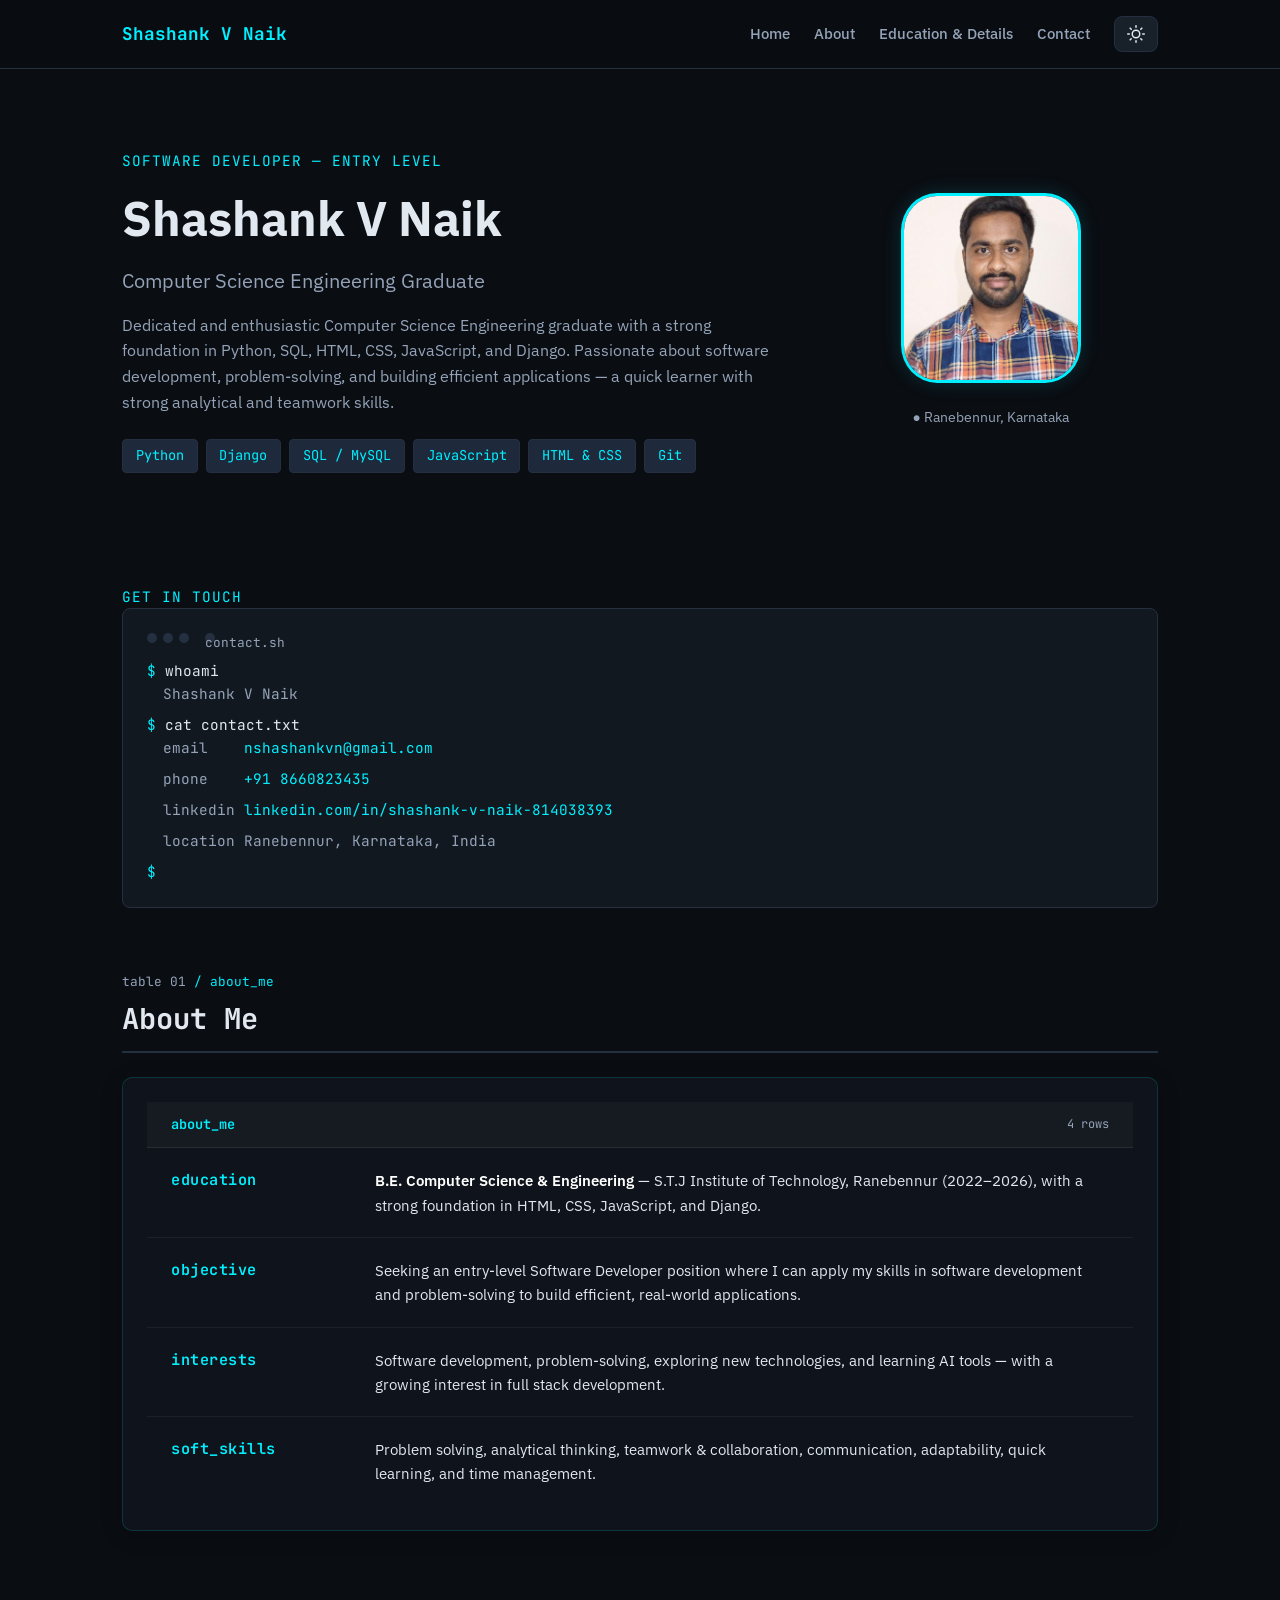
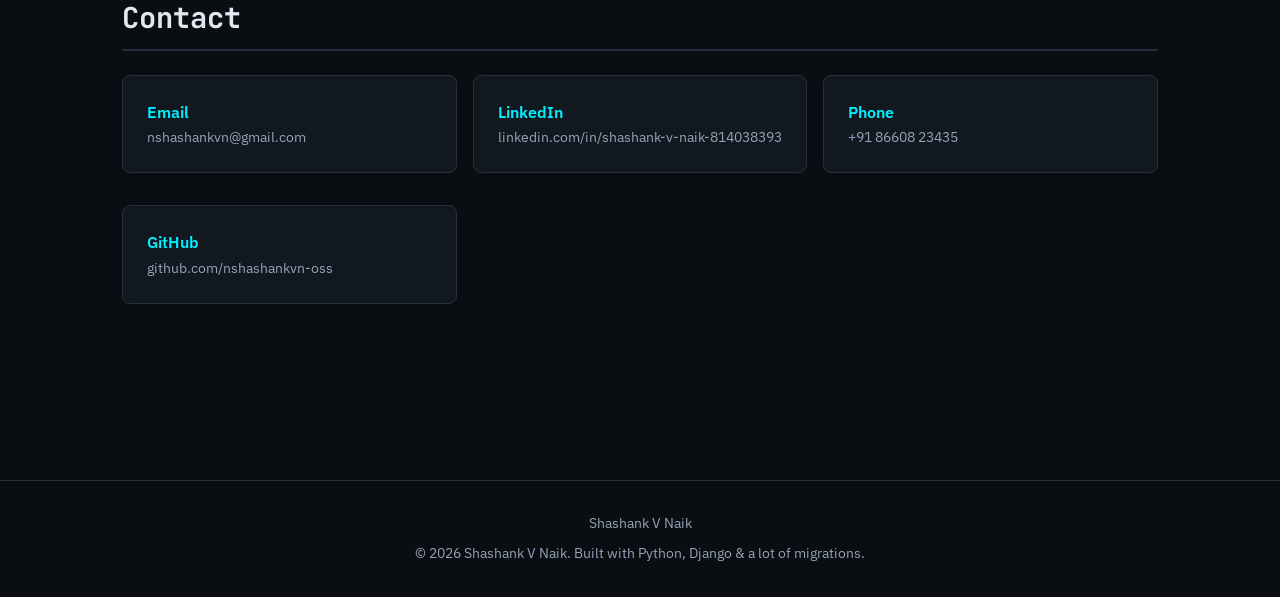
<file: index.html>
<!DOCTYPE html>
<html lang="en">
<head>
    <meta charset="UTF-8">
    <meta name="viewport" content="width=device-width, initial-scale=1.0">
    <title>Shashank V Naik — Python Full Stack Developer</title>
    <link rel="preconnect" href="https://fonts.googleapis.com">
    <link rel="preconnect" href="https://fonts.gstatic.com" crossorigin>
    <link href="https://fonts.googleapis.com/css2?family=IBM+Plex+Sans:wght@400;500;600&family=JetBrains+Mono:wght@400;500;600;700&display=swap" rel="stylesheet">
    <link href="style.css" rel="stylesheet">
</head>
<body>

<header>
    <div class="nav-inner">
        <div class="nav-logo">
             Shashank V Naik
        </div>

        <nav aria-label="Primary">
            <ul>
                <li><a href="#home">Home</a></li>
                <li><a href="#about">About</a></li>
                <li><a href="image/about.html">Education & Details</a></li>
                <li><a href="#contact">Contact</a></li>
                <li>
                    <button id="theme-toggle" class="theme-toggle-btn" aria-label="Toggle Theme"></button>
                </li>
            </ul>
        </nav>
    </div>
</header>

<main>
  <!-- HOME -->
  <section class="hero" id="home">
    <div class="hero-text">
      <p class="eyebrow">software developer &mdash; entry level</p>
      <h1 class="name">Shashank V Naik</h1>
      <p class="role">Computer Science Engineering Graduate</p>
      <p class="summary">
        Dedicated and enthusiastic Computer Science Engineering graduate with a strong foundation
        in Python, SQL, HTML, CSS, JavaScript, and Django. Passionate about software development,
        problem-solving, and building efficient applications &mdash; a quick learner with strong
        analytical and teamwork skills.
      </p>
      <div class="tagrow">
        <span class="tag">Python</span>
        <span class="tag">Django</span>
        <span class="tag">SQL / MySQL</span>
        <span class="tag">JavaScript</span>
        <span class="tag">HTML &amp; CSS</span>
        <span class="tag">Git</span>
      </div>
    </div>

    <div class="avatar-wrap">
      <div class="avatar">
        <img src="Shashank.jpg" alt="My Profile Photo">
      </div>
      <span class="avatar-caption">&#9679; Ranebennur, Karnataka</span>
    </div>
  </section>

  <!-- GET IN TOUCH / TERMINAL -->
  <section id="contact-terminal">
    <p class="eyebrow">Get in touch</p>
    <div class="terminal">
      <div class="terminal-head">
        <span></span><span></span><span></span>
        <span style="font-family: var(--font-mono); font-size: 0.8rem; margin-left: 10px; color: var(--text-muted);">contact.sh</span>
      </div>
      <div class="terminal-body">
        <div><span class="prompt">$</span> <span class="cmd">whoami</span></div>
        <div class="out">Shashank V Naik</div>
        <div><span class="prompt">$</span> <span class="cmd">cat contact.txt</span></div>
        <div class="out">email &nbsp;&nbsp;&nbsp;<a href="mailto:nshashankvn@gmail.com">nshashankvn@gmail.com</a></div>
        <div class="out">phone &nbsp;&nbsp;&nbsp;<a href="tel:+918660823435">+91 8660823435</a></div>
        <div class="out">linkedin&nbsp;<a href="https://linkedin.com/in/shashank-v-naik-814038393" target="_blank" rel="noopener">linkedin.com/in/shashank-v-naik-814038393</a></div>
        <div class="out">location&nbsp;Ranebennur, Karnataka, India</div>
        <div><span class="prompt">$</span></div>
      </div>
    </div>
  </section>

  <!-- ABOUT -->
  <section id="about">
  <div class="table-label">table 01 <span class="path">/ about_me</span></div>
  <h2 class="section-title">About Me</h2>
  
  <div class="schema-card">
    <div class="schema-head">
      <span class="schema-name">about_me</span>
      <span class="schema-count">4 rows</span>
    </div>
    
    <div class="schema-body">
      <div class="schema-row">
        <div class="field">education</div>
        <div class="val">
          <strong>B.E. Computer Science &amp; Engineering</strong> — S.T.J Institute of Technology, Ranebennur (2022–2026), with a strong foundation in HTML, CSS, JavaScript, and Django.
        </div>
      </div>
      
      <div class="schema-row">
        <div class="field">objective</div>
        <div class="val">
          Seeking an entry-level Software Developer position where I can apply my skills in software development and problem-solving to build efficient, real-world applications.
        </div>
      </div>
      
      <div class="schema-row">
        <div class="field">interests</div>
        <div class="val">
          Software development, problem-solving, exploring new technologies, and learning AI tools — with a growing interest in full stack development.
        </div>
      </div>
      
      <div class="schema-row">
        <div class="field">soft_skills</div>
        <div class="val">
          Problem solving, analytical thinking, teamwork &amp; collaboration, communication, adaptability, quick learning, and time management.
        </div>
      </div>
    </div>
  </div>
</section>

  <!-- CONTACT -->
  <section id="contact">
    <h2 class="section-title">Contact</h2>
    <div class="contact-grid">
      <a class="contact-card" href="mailto:nshashankvn@gmail.com">
        <div style="font-weight:600;">Email</div>
        <div style="color:var(--text-muted); font-size:0.9rem;">nshashankvn@gmail.com</div>
      </a>
      <a class="contact-card" href="https://www.linkedin.com/in/shashank-v-naik-814038393" target="_blank" rel="noopener">
        <div style="font-weight:600;">LinkedIn</div>
        <div style="color:var(--text-muted); font-size:0.9rem;">linkedin.com/in/shashank-v-naik-814038393</div>
      </a>
      <a class="contact-card" href="tel:+918660823435">
        <div style="font-weight:600;">Phone</div>
        <div style="color:var(--text-muted); font-size:0.9rem;">+91 86608 23435</div>
      </a>
      <a class="contact-card" href="https://github.com/nshashankvn-oss" target="_blank" rel="noopener">
        <div style="font-weight:600;">GitHub</div>
        <div style="color:var(--text-muted); font-size:0.9rem;">github.com/nshashankvn-oss</div>
      </a>
    </div>
  </section>
</main>

<footer>
  <div>Shashank V Naik</div>
  <div style="margin-top:0.5rem;">© 2026 Shashank V Naik. Built with Python, Django &amp; a lot of migrations.</div>
</footer>

<script src="script.js"></script>
</body>
</html>
</file>
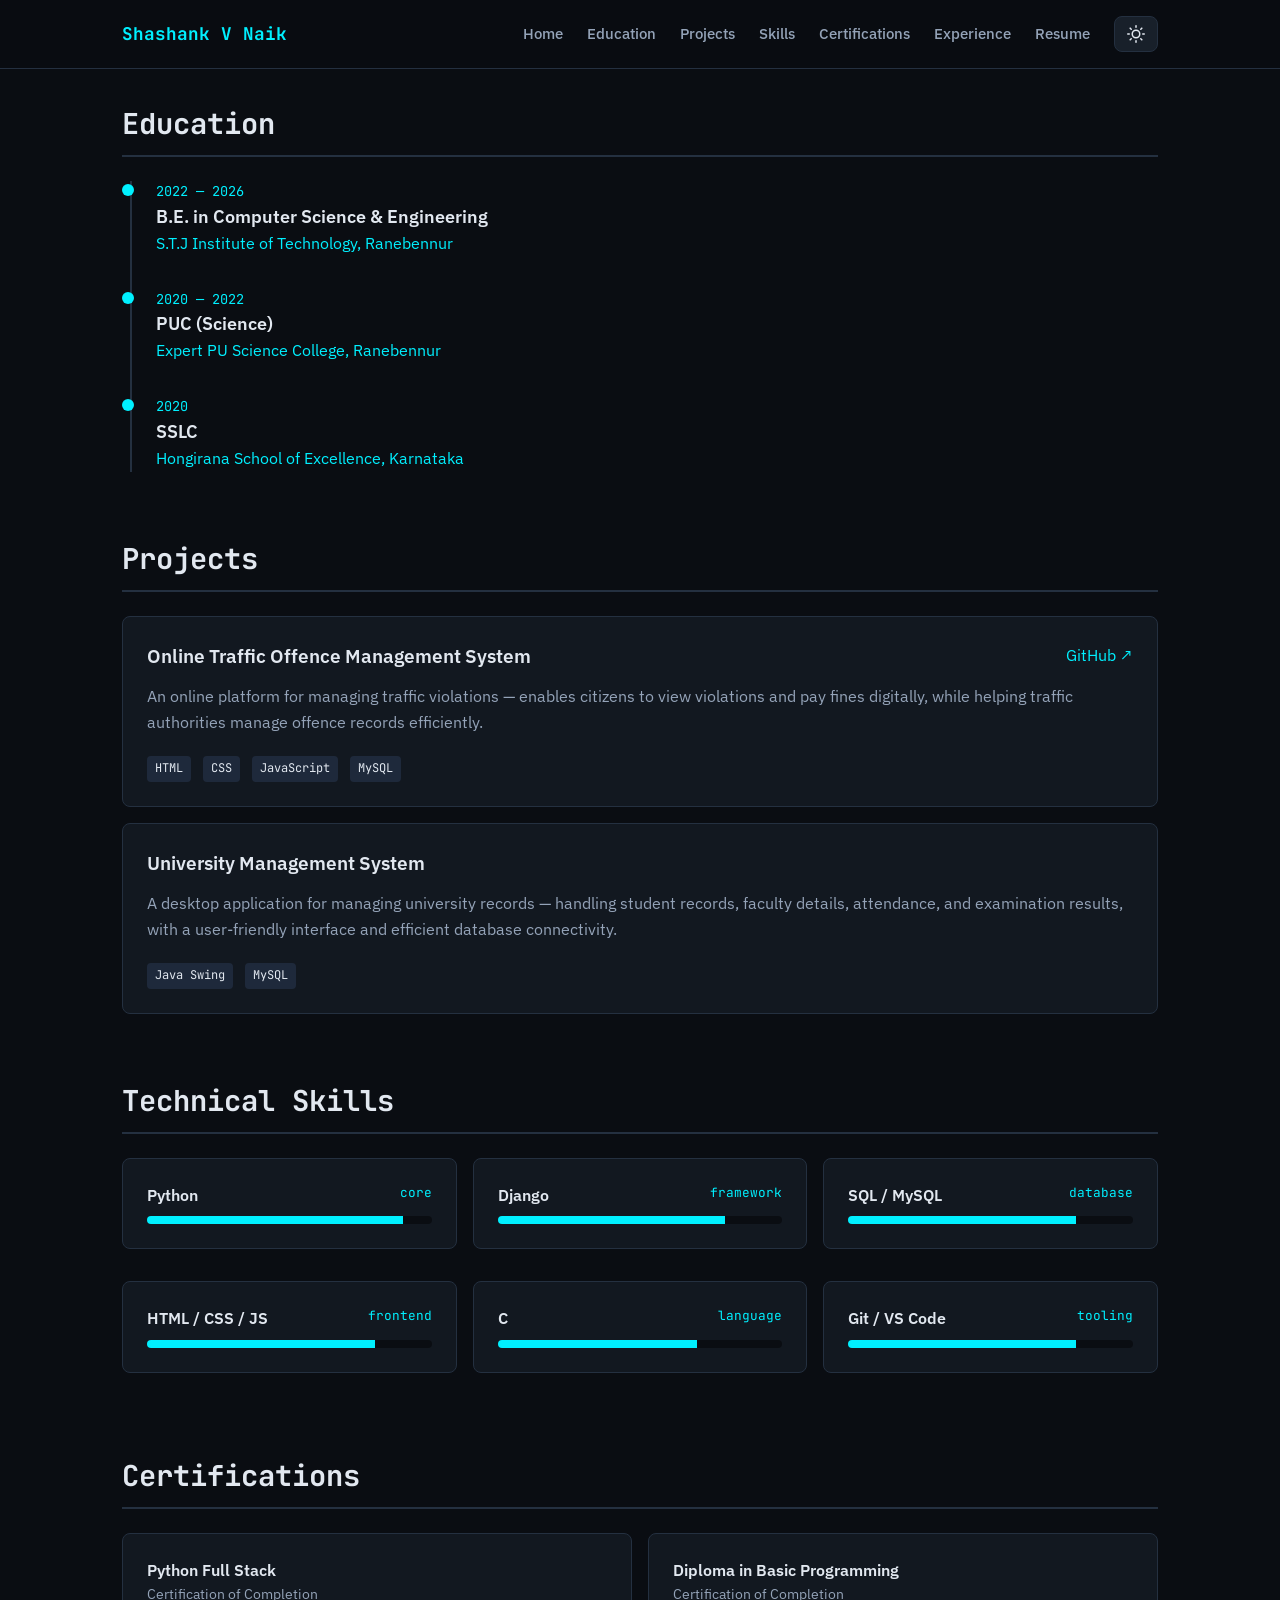
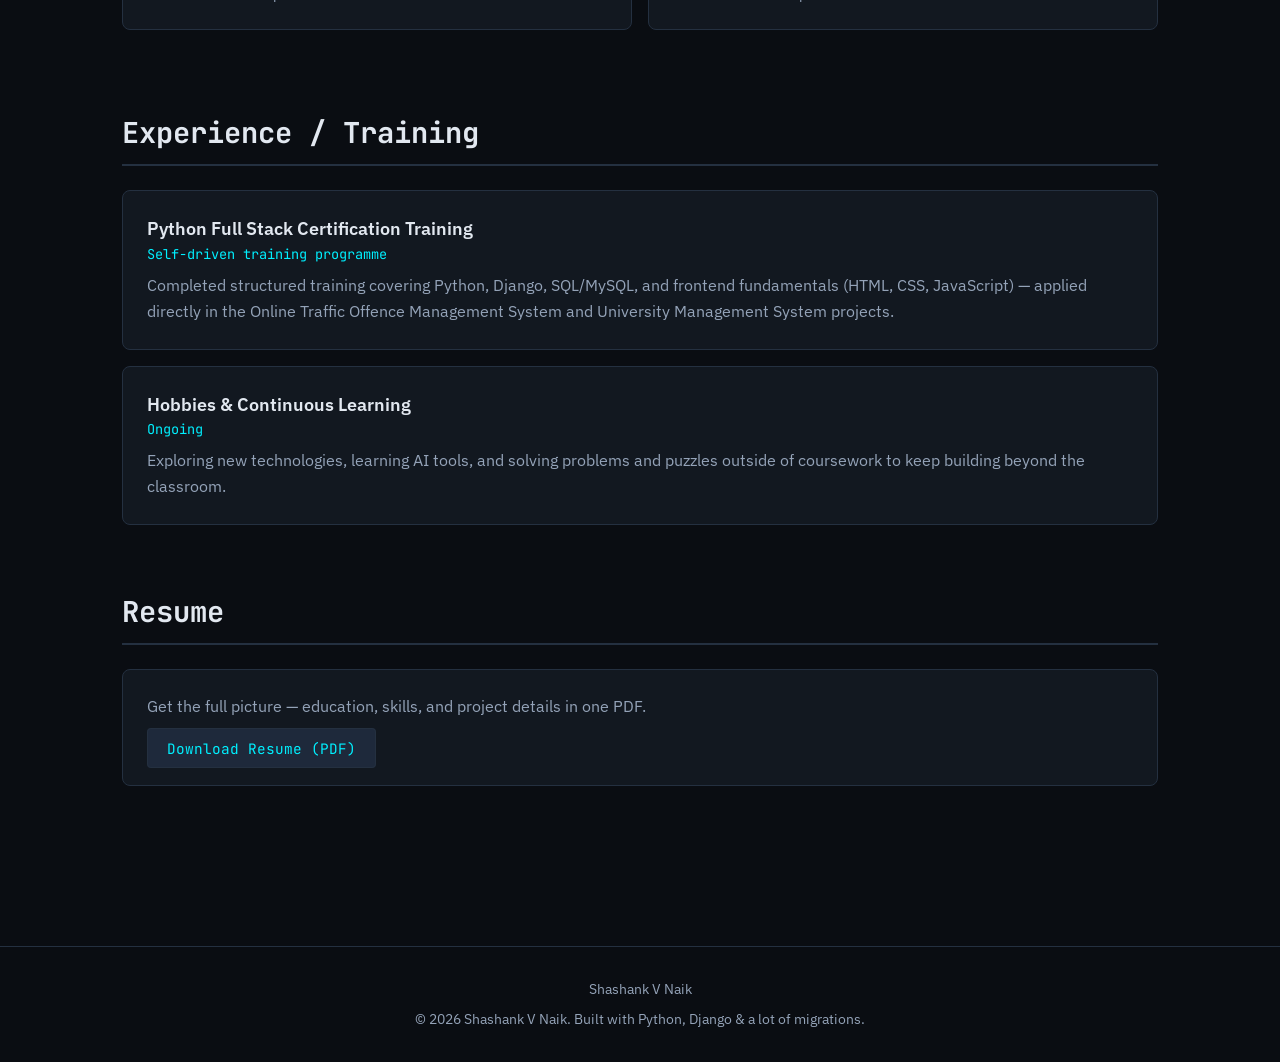
<file: image/about.html>
<!DOCTYPE html>
<html lang="en">
<head>
    <meta charset="UTF-8">
    <meta name="viewport" content="width=device-width, initial-scale=1.0">
    <title>Details & Experience — Shashank V Naik</title>
    <link rel="preconnect" href="https://fonts.googleapis.com">
    <link rel="preconnect" href="https://fonts.gstatic.com" crossorigin>
    <link href="https://fonts.googleapis.com/css2?family=IBM+Plex+Sans:wght@400;500;600&family=JetBrains+Mono:wght@400;500;600;700&display=swap" rel="stylesheet">
    <link href="../style.css" rel="stylesheet">
</head>
<body>

<header>
    <div class="nav-inner">
        <div class="nav-logo">
            Shashank V Naik
        </div>
        <nav aria-label="Primary">
            <ul>
                <li><a href="../index.html">Home</a></li>
                <li><a href="#education">Education</a></li>
                <li><a href="#projects">Projects</a></li>
                <li><a href="#skills">Skills</a></li>
                <li><a href="#certifications">Certifications</a></li>
                <li><a href="#experience">Experience</a></li>
                <li><a href="#resume">Resume</a></li>
                <li>
                    <button id="theme-toggle" class="theme-toggle-btn" aria-label="Toggle Theme"></button>
                </li>
            </ul>
        </nav>
    </div>
</header>

<main>

    <!-- EDUCATION -->
    <section id="education">
        <h2 class="section-title">Education</h2>
        <div class="timeline">
            <div class="tl-item">
                <div class="tl-dot"></div>
                <div class="tl-year">2022 — 2026</div>
                <div class="tl-title">B.E. in Computer Science &amp; Engineering</div>
                <div class="tl-sub">
                    <a href="https://www.stjit.ac.in/" target="_blank" rel="noopener">S.T.J Institute of Technology, Ranebennur</a>
                </div>
            </div>
            <div class="tl-item">
                <div class="tl-dot"></div>
                <div class="tl-year">2020 — 2022</div>
                <div class="tl-title">PUC (Science)</div>
                <div class="tl-sub">
                    <a href="https://expert-ranebennur1.odoo.com/" target="_blank" rel="noopener">Expert PU Science College, Ranebennur</a>
                </div>
            </div>
            <div class="tl-item">
                <div class="tl-dot"></div>
                <div class="tl-year">2020</div>
                <div class="tl-title">SSLC</div>
                <div class="tl-sub">
                    <a href="https://www.hongirana.edu.in/" target="_blank" rel="noopener">Hongirana School of Excellence, Karnataka</a>
                </div>
            </div>
        </div>
    </section>

    <!-- PROJECTS -->
    <section id="projects">
        <h2 class="section-title">Projects</h2>

        <div class="project-card">
            <div style="display:flex; justify-content:space-between; align-items:center;">
                <div style="font-size:1.2rem; font-weight:600;">Online Traffic Offence Management System</div>
                <div>
                    <a href="https://github.com/nshashankvn-oss/Online-Traffic-Offense-Management-System" target="_blank" rel="noopener">GitHub ↗</a>
                </div>
            </div>
            <p style="color:var(--text-muted); margin:0.8rem 0;">
                An online platform for managing traffic violations — enables citizens to view
                violations and pay fines digitally, while helping traffic authorities manage
                offence records efficiently.
            </p>
            <div class="project-stack">
                <span class="stack-pill">HTML</span>
                <span class="stack-pill">CSS</span>
                <span class="stack-pill">JavaScript</span>
                <span class="stack-pill">MySQL</span>
            </div>
        </div>

        <div class="project-card">
            <div style="font-size:1.2rem; font-weight:600;">University Management System</div>
            <p style="color:var(--text-muted); margin:0.8rem 0;">
                A desktop application for managing university records — handling student records,
                faculty details, attendance, and examination results, with a user-friendly interface
                and efficient database connectivity.
            </p>
            <div class="project-stack">
                <span class="stack-pill">Java Swing</span>
                <span class="stack-pill">MySQL</span>
            </div>
        </div>
    </section>

    <!-- SKILLS -->
    <section id="skills">
        <h2 class="section-title">Technical Skills</h2>
        <div class="skills-grid">
            <div class="skill-card">
                <div style="display:flex; justify-content:space-between;"><span style="font-weight:600;">Python</span><span style="font-family:var(--font-mono); font-size:0.8rem; color:var(--accent-color);">core</span></div>
                <div class="bar-track"><div class="bar-fill" style="width:90%"></div></div>
            </div>
            <div class="skill-card">
                <div style="display:flex; justify-content:space-between;"><span style="font-weight:600;">Django</span><span style="font-family:var(--font-mono); font-size:0.8rem; color:var(--accent-color);">framework</span></div>
                <div class="bar-track"><div class="bar-fill" style="width:80%"></div></div>
            </div>
            <div class="skill-card">
                <div style="display:flex; justify-content:space-between;"><span style="font-weight:600;">SQL / MySQL</span><span style="font-family:var(--font-mono); font-size:0.8rem; color:var(--accent-color);">database</span></div>
                <div class="bar-track"><div class="bar-fill" style="width:80%"></div></div>
            </div>
            <div class="skill-card">
                <div style="display:flex; justify-content:space-between;"><span style="font-weight:600;">HTML / CSS / JS</span><span style="font-family:var(--font-mono); font-size:0.8rem; color:var(--accent-color);">frontend</span></div>
                <div class="bar-track"><div class="bar-fill" style="width:80%"></div></div>
            </div>
            <div class="skill-card">
                <div style="display:flex; justify-content:space-between;"><span style="font-weight:600;">C</span><span style="font-family:var(--font-mono); font-size:0.8rem; color:var(--accent-color);">language</span></div>
                <div class="bar-track"><div class="bar-fill" style="width:70%"></div></div>
            </div>
            <div class="skill-card">
                <div style="display:flex; justify-content:space-between;"><span style="font-weight:600;">Git / VS Code</span><span style="font-family:var(--font-mono); font-size:0.8rem; color:var(--accent-color);">tooling</span></div>
                <div class="bar-track"><div class="bar-fill" style="width:80%"></div></div>
            </div>
        </div>
    </section>

    <!-- CERTIFICATIONS -->
    <section id="certifications">
        <h2 class="section-title">Certifications</h2>
        <div class="cert-grid">
            <div class="cert-card">
                <div style="font-weight:600;">Python Full Stack</div>
                <div style="color:var(--text-muted); font-size:0.85rem;">Certification of Completion</div>
            </div>
            <div class="cert-card">
                <div style="font-weight:600;">Diploma in Basic Programming</div>
                <div style="color:var(--text-muted); font-size:0.85rem;">Certification of Completion</div>
            </div>
        </div>
    </section>

    <!-- EXPERIENCE -->
    <section id="experience">
        <h2 class="section-title">Experience / Training</h2>
        <div class="exp-item">
            <div style="font-weight:600; font-size:1.1rem;">Python Full Stack Certification Training</div>
            <div style="color:var(--accent-color); font-family:var(--font-mono); font-size:0.85rem; margin-bottom:0.5rem;">Self-driven training programme</div>
            <p style="color:var(--text-muted);">
                Completed structured training covering Python, Django, SQL/MySQL, and frontend
                fundamentals (HTML, CSS, JavaScript) — applied directly in the Online Traffic
                Offence Management System and University Management System projects.
            </p>
        </div>
        <div class="exp-item">
            <div style="font-weight:600; font-size:1.1rem;">Hobbies &amp; Continuous Learning</div>
            <div style="color:var(--accent-color); font-family:var(--font-mono); font-size:0.85rem; margin-bottom:0.5rem;">Ongoing</div>
            <p style="color:var(--text-muted);">
                Exploring new technologies, learning AI tools, and solving problems and puzzles
                outside of coursework to keep building beyond the classroom.
            </p>
        </div>
    </section>

    <!-- RESUME -->
    <section id="resume">
        <h2 class="section-title">Resume</h2>
        <div class="resume-box">
            <p style="margin-bottom:1rem; color:var(--text-muted);">Get the full picture — education, skills, and project details in one PDF.</p>
            <a class="tag" style="padding:0.6rem 1.2rem; font-size:0.9rem;" href="Shashank_V_NaikResume.pdf" download>Download Resume (PDF)</a>
        </div>
    </section>

</main>

<footer>
    <div>Shashank V Naik</div>
    <div style="margin-top:0.5rem;">© 2026 Shashank V Naik. Built with Python, Django &amp; a lot of migrations.</div>
</footer>

<script src="../script.js"></script>
</body>
</html>
</file>
<file: style.css>
:root {
  --bg-primary: #0a0d12;
  --bg-surface: #121820;
  --bg-card: #18202a;
  --border-color: #243040;
  --text-main: #e2e8f0;
  --text-muted: #94a3b8;
  --accent-color: #00f0ff;
  --accent-glow: rgba(0, 240, 255, 0.15);
  --header-bg: rgba(10, 13, 18, 0.85);
  --tag-bg: #1e293b;
  --font-mono: 'JetBrains Mono', monospace;
  --font-sans: 'IBM Plex Sans', sans-serif;
}

[data-theme="light"] {
  --bg-primary: #f8fafc;
  --bg-surface: #ffffff;
  --bg-card: #f1f5f9;
  --border-color: #e2e8f0;
  --text-main: #0f172a;
  --text-muted: #64748b;
  --accent-color: #0284c7;
  --accent-glow: rgba(2, 132, 199, 0.12);
  --header-bg: rgba(248, 250, 252, 0.85);
  --tag-bg: #e2e8f0;
}

* {
  margin: 0;
  padding: 0;
  box-sizing: border-box;
}

body {
  background-color: var(--bg-primary);
  color: var(--text-main);
  font-family: var(--font-sans);
  line-height: 1.6;
  transition: background-color 0.3s ease, color 0.3s ease;
}

a {
  color: var(--accent-color);
  text-decoration: none;
  transition: all 0.2s ease;
}

a:hover {
  opacity: 0.8;
}

/* Header & Nav */
header {
  position: sticky;
  top: 0;
  z-index: 1000;
  background: var(--header-bg);
  backdrop-filter: blur(10px);
  border-bottom: 1px solid var(--border-color);
}

.nav-inner {
  max-width: 1100px;
  margin: 0 auto;
  padding: 1rem 2rem;
  display: flex;
  justify-content: space-between;
  align-items: center;
}

.nav-logo {
  font-family: var(--font-mono);
  font-weight: 700;
  font-size: 1.1rem;
  color: var(--accent-color);
}

nav ul {
  display: flex;
  gap: 1.5rem;
  list-style: none;
  align-items: center;
}

nav a {
  color: var(--text-muted);
  font-size: 0.95rem;
  font-weight: 500;
}

nav a:hover {
  color: var(--accent-color);
}

.theme-toggle-btn {
  background: var(--bg-card);
  border: 1px solid var(--border-color);
  color: var(--text-main);
  padding: 0.5rem 0.75rem;
  border-radius: 8px;
  cursor: pointer;
  display: flex;
  align-items: center;
  justify-content: center;
  transition: all 0.2s ease;
}

.theme-toggle-btn:hover {
  border-color: var(--accent-color);
  box-shadow: 0 0 10px var(--accent-glow);
}

.theme-toggle-btn svg {
  width: 18px;
  height: 18px;
  fill: none;
  stroke: currentColor;
  stroke-width: 2;
  stroke-linecap: round;
  stroke-linejoin: round;
}

/* Main Layout */
main, .wrap {
  max-width: 1100px;
  margin: 0 auto;
  padding: 2rem;
}

section {
  margin-bottom: 4rem;
}

.section-title {
  font-family: var(--font-mono);
  font-size: 1.8rem;
  margin-bottom: 1.5rem;
  color: var(--text-main);
  border-bottom: 2px solid var(--border-color);
  padding-bottom: 0.5rem;
}

/* Hero Section */
.hero {
  display: grid;
  grid-template-columns: 2fr 1fr;
  gap: 2rem;
  align-items: center;
  padding: 3rem 0;
}

.eyebrow {
  font-family: var(--font-mono);
  color: var(--accent-color);
  font-size: 0.9rem;
  text-transform: uppercase;
  letter-spacing: 1px;
}

.name {
  font-size: 3rem;
  font-weight: 700;
  margin: 0.5rem 0;
}

.role {
  font-size: 1.25rem;
  color: var(--text-muted);
  margin-bottom: 1rem;
}

.summary {
  color: var(--text-muted);
  margin-bottom: 1.5rem;
}

.tagrow {
  display: flex;
  flex-wrap: wrap;
  gap: 0.5rem;
}

.tag {
  background: var(--tag-bg);
  color: var(--accent-color);
  font-family: var(--font-mono);
  font-size: 0.85rem;
  padding: 0.3rem 0.8rem;
  border-radius: 4px;
  border: 1px solid var(--border-color);
}

.avatar-wrap {
  text-align: center;
}

.avatar img {
  width: 180px;
  height: 190px;
  border-radius: 20%;
  object-fit: cover;
  border: 3px solid var(--accent-color);
  box-shadow: 0 0 20px var(--accent-glow);
}

.avatar-caption {
  display: block;
  margin-top: 1rem;
  font-size: 0.85rem;
  color: var(--text-muted);
}

/* Terminal & Cards */
.terminal, .schema-card, .project-card, .skill-card, .cert-card, .exp-item, .contact-card, .resume-box {
  background: var(--bg-surface);
  border: 1px solid var(--border-color);
  border-radius: 8px;
  padding: 1.5rem;
  margin-bottom: 1rem;
}

.terminal-head {
  display: flex;
  gap: 6px;
  margin-bottom: 1rem;
}

.terminal-head span {
  width: 10px;
  height: 10px;
  border-radius: 50%;
  background: var(--border-color);
}

.terminal-body {
  font-family: var(--font-mono);
  font-size: 0.9rem;
}

.prompt { color: var(--accent-color); }
.cmd { color: var(--text-main); }
.out { color: var(--text-muted); margin-left: 1rem; margin-bottom: 0.5rem; }

/* Timeline */
.timeline {
  border-left: 2px solid var(--border-color);
  padding-left: 1.5rem;
  margin-left: 0.5rem;
}

.tl-item {
  position: relative;
  margin-bottom: 2rem;
}

.tl-dot {
  position: absolute;
  left: -2.1rem;
  top: 0.2rem;
  width: 12px;
  height: 12px;
  background: var(--accent-color);
  border-radius: 50%;
}

.tl-year {
  font-family: var(--font-mono);
  font-size: 0.85rem;
  color: var(--accent-color);
}

.tl-title {
  font-size: 1.1rem;
  font-weight: 600;
}

/* Skills Grid */
.skills-grid, .cert-grid, .contact-grid {
  display: grid;
  grid-template-columns: repeat(auto-fit, minmax(280px, 1fr));
  gap: 1rem;
}

.bar-track {
  background: var(--bg-primary);
  height: 8px;
  border-radius: 4px;
  overflow: hidden;
  margin-top: 0.5rem;
}

.bar-fill {
  background: var(--accent-color);
  height: 100%;
}

.stack-pill {
  display: inline-block;
  font-family: var(--font-mono);
  font-size: 0.75rem;
  background: var(--tag-bg);
  padding: 0.2rem 0.5rem;
  border-radius: 4px;
  margin-right: 0.5rem;
  margin-top: 0.5rem;
}

/* Footer */
footer {
  border-top: 1px solid var(--border-color);
  padding: 2rem;
  text-align: center;
  color: var(--text-muted);
  font-size: 0.85rem;
  margin-top: 4rem;
}

/* Responsive */
@media (max-width: 768px) {
  .hero {
    grid-template-columns: 1fr;
    text-align: center;
  }
  .tagrow {
    justify-content: center;
  }
  .nav-inner {
    flex-direction: column;
    gap: 1rem;
  }
}


/* Table label above section title */
.table-label {
  font-family: var(--font-mono);
  font-size: 0.8rem;
  color: var(--text-muted);
  margin-bottom: 0.25rem;
}

.table-label .path {
  color: var(--accent-color);
}

/* Schema Card Container */
.schema-card {
  background: rgba(18, 24, 32, 0.7);
  border: 1px solid rgba(0, 240, 255, 0.15);
  border-radius: 10px;
  overflow: hidden;
  box-shadow: 0 4px 20px rgba(0, 0, 0, 0.25);
  backdrop-filter: blur(8px);
}

/* Header Bar inside Schema Card */
.schema-head {
  display: flex;
  justify-content: space-between;
  align-items: center;
  padding: 0.75rem 1.5rem;
  background: rgba(255, 255, 255, 0.03);
  border-bottom: 1px solid rgba(255, 255, 255, 0.08);
  font-family: var(--font-mono);
  font-size: 0.85rem;
}

.schema-name {
  color: var(--accent-color);
  font-weight: 600;
}

.schema-count {
  color: var(--text-muted);
  font-size: 0.75rem;
}

/* Schema Row Grid Structure */
.schema-row {
  display: grid;
  grid-template-columns: 180px 1fr;
  padding: 1.25rem 1.5rem;
  border-bottom: 1px solid rgba(255, 255, 255, 0.06);
  align-items: start;
  gap: 1.5rem;
}

.schema-row:last-child {
  border-bottom: none;
}

/* Left Column (Field Keys) */
.schema-row .field {
  font-family: var(--font-mono);
  color: #00f0ff; /* Vibrant Teal/Cyan from image */
  font-weight: 600;
  font-size: 0.95rem;
  letter-spacing: 0.5px;
}

/* Right Column (Values) */
.schema-row .val {
  color: var(--text-main);
  font-size: 0.95rem;
  line-height: 1.6;
}

.schema-row .val strong {
  color: #ffffff;
  font-weight: 600;
}

/* Responsive adjustment for small screens */
@media (max-width: 640px) {
  .schema-row {
    grid-template-columns: 1fr;
    gap: 0.5rem;
  }
}
</file>
